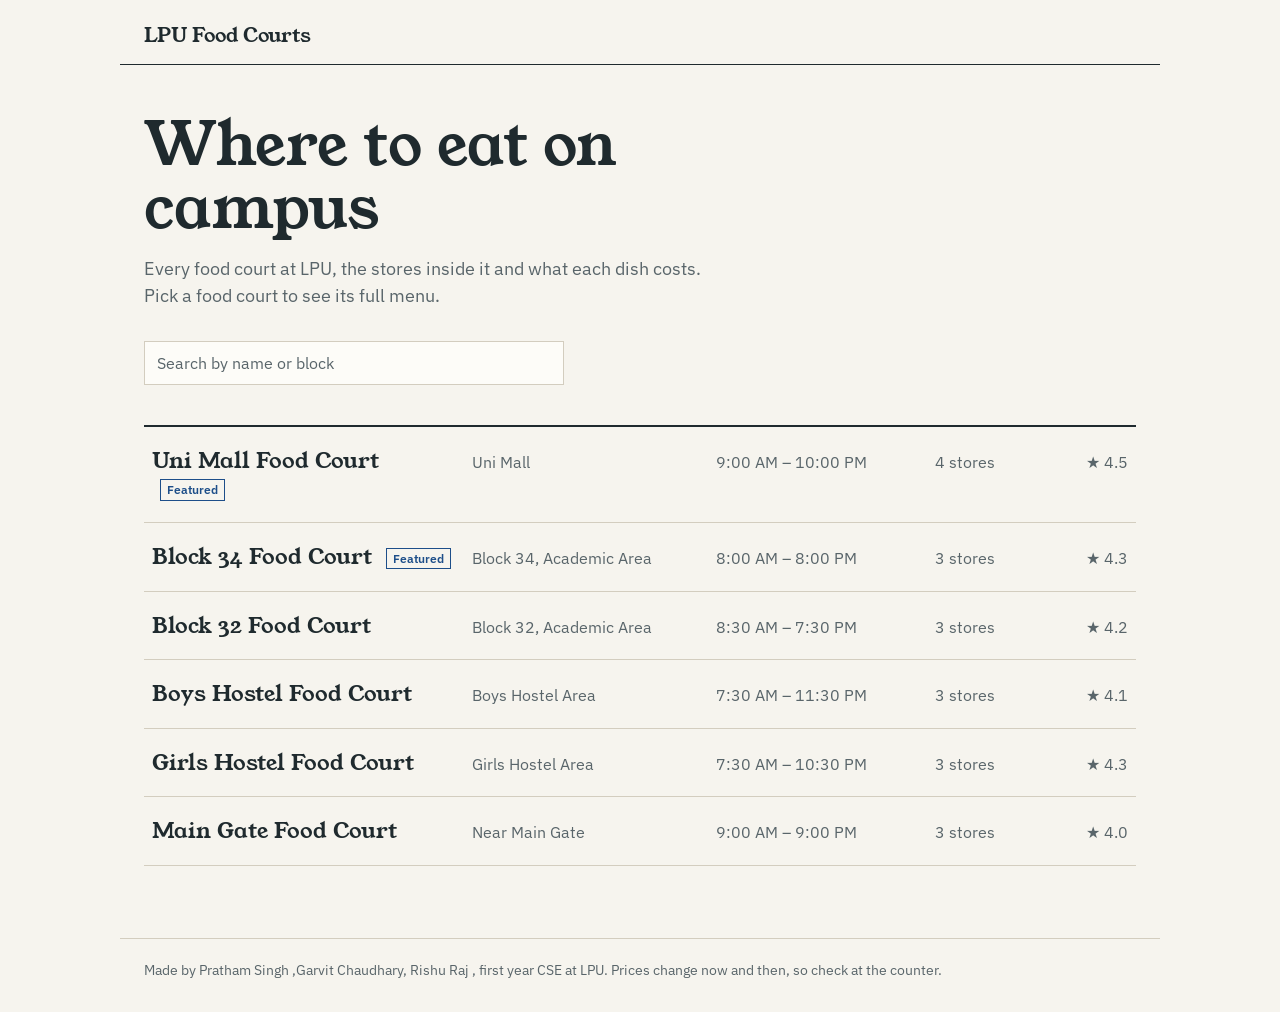
<file: index.html>
<!DOCTYPE html>
<html lang="en">
<head>
  <meta charset="UTF-8">
  <meta name="viewport" content="width=device-width, initial-scale=1.0">
  <title>LPU Food Courts</title>
  <link rel="preconnect" href="https://fonts.googleapis.com">
  <link rel="preconnect" href="https://fonts.gstatic.com" crossorigin>
  <link rel="stylesheet" href="https://fonts.googleapis.com/css2?family=IBM+Plex+Sans:wght@400;600&family=Young+Serif&display=swap">
  <link rel="stylesheet" href="css/style.css">
</head>
<body>

  <header class="top">
    <a href="index.html" class="site-name">LPU Food Courts</a>
  </header>

  <main>
    <h1>Where to eat on campus</h1>
    <p class="intro">
      Every food court at LPU, the stores inside it and what each dish costs.
      Pick a food court to see its full menu.
    </p>

    <input type="search" class="court-search" placeholder="Search by name or block" aria-label="Search food courts" oninput="search(this, '.courts li')">

    <!-- featured ones go on top -->
    <ul class="courts">
      <li>
        <a href="uni-mall.html">
          <span class="name">Uni Mall Food Court <span class="tag">Featured</span></span>
          <span>Uni Mall</span>
          <span>9:00 AM – 10:00 PM</span>
          <span>4 stores</span>
          <span class="rating">★ 4.5</span>
        </a>
      </li>
      <li>
        <a href="block-34.html">
          <span class="name">Block 34 Food Court <span class="tag">Featured</span></span>
          <span>Block 34, Academic Area</span>
          <span>8:00 AM – 8:00 PM</span>
          <span>3 stores</span>
          <span class="rating">★ 4.3</span>
        </a>
      </li>
      <li>
        <a href="block-32.html">
          <span class="name">Block 32 Food Court</span>
          <span>Block 32, Academic Area</span>
          <span>8:30 AM – 7:30 PM</span>
          <span>3 stores</span>
          <span class="rating">★ 4.2</span>
        </a>
      </li>
      <li>
        <a href="boys-hostel.html">
          <span class="name">Boys Hostel Food Court</span>
          <span>Boys Hostel Area</span>
          <span>7:30 AM – 11:30 PM</span>
          <span>3 stores</span>
          <span class="rating">★ 4.1</span>
        </a>
      </li>
      <li>
        <a href="girls-hostel.html">
          <span class="name">Girls Hostel Food Court</span>
          <span>Girls Hostel Area</span>
          <span>7:30 AM – 10:30 PM</span>
          <span>3 stores</span>
          <span class="rating">★ 4.3</span>
        </a>
      </li>
      <li>
        <a href="main-gate.html">
          <span class="name">Main Gate Food Court</span>
          <span>Near Main Gate</span>
          <span>9:00 AM – 9:00 PM</span>
          <span>3 stores</span>
          <span class="rating">★ 4.0</span>
        </a>
      </li>
    </ul>
    <p class="no-result">No food court by that name. Try a block number, like 34.</p>
  </main>

  <footer>
    Made by Pratham Singh ,Garvit Chaudhary, Rishu Raj , first year CSE at LPU. Prices change now and then, so check at the counter.
  </footer>

  <script src="js/script.js"></script>
</body>
</html>
</file>
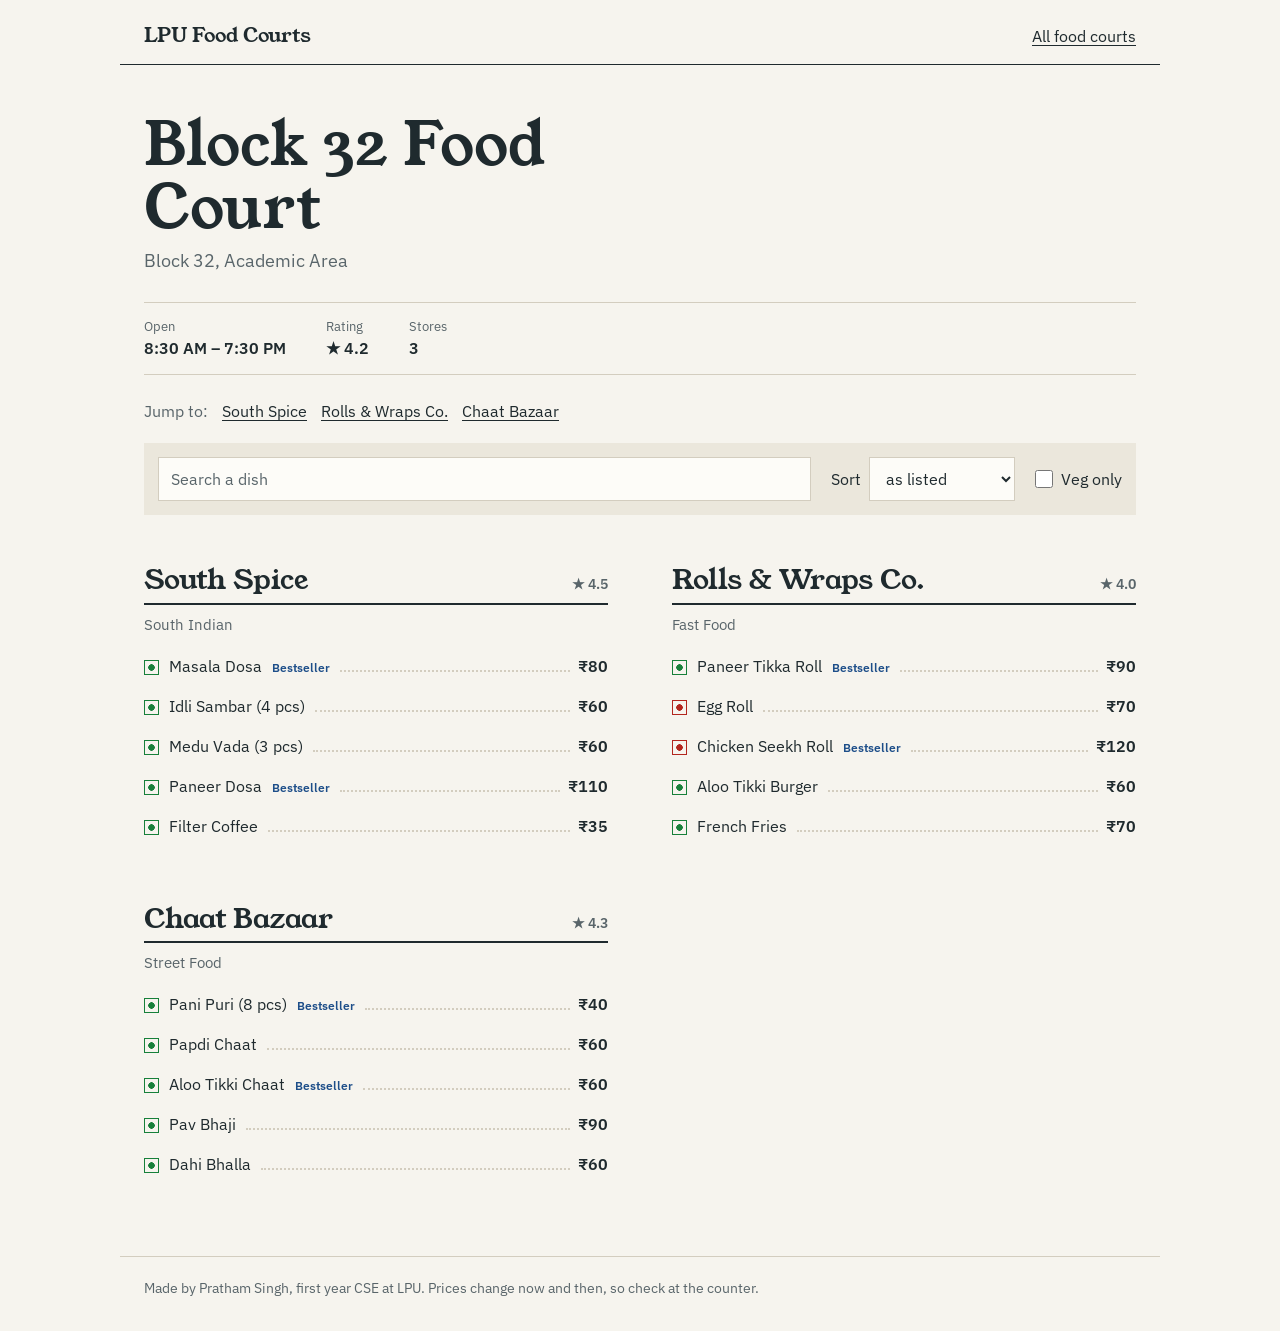
<file: block-32.html>
<!DOCTYPE html>
<html lang="en">
<head>
  <meta charset="UTF-8">
  <meta name="viewport" content="width=device-width, initial-scale=1.0">
  <title>Block 32 Food Court | LPU Food Courts</title>
  <!-- Contribution: Rishu Raj (@xocrisk) - Block 32 food court page. -->
<link rel="preconnect" href="https://fonts.googleapis.com">
  <link rel="preconnect" href="https://fonts.gstatic.com" crossorigin>
  <link rel="stylesheet" href="https://fonts.googleapis.com/css2?family=IBM+Plex+Sans:wght@400;600&family=Young+Serif&display=swap">
  <link rel="stylesheet" href="css/style.css">
</head>
<body>

  <header class="top">
    <a href="index.html" class="site-name">LPU Food Courts</a>
    <a href="index.html">All food courts</a>
  </header>

  <main>
    <h1>Block 32 Food Court</h1>
    <p class="where">Block 32, Academic Area</p>

    <dl class="facts">
      <div><dt>Open</dt><dd>8:30 AM – 7:30 PM</dd></div>
      <div><dt>Rating</dt><dd>★ 4.2</dd></div>
      <div><dt>Stores</dt><dd>3</dd></div>
    </dl>

    <p class="jump">Jump to:
      <a href="#south-spice">South Spice</a>
      <a href="#rolls-and-wraps-co">Rolls &amp; Wraps Co.</a>
      <a href="#chaat-bazaar">Chaat Bazaar</a>
    </p>

    <div class="tools">
      <input type="search" placeholder="Search a dish" aria-label="Search a dish" oninput="search(this, '.dish')">
      <label>Sort
        <select id="sort">
          <option value="none">as listed</option>
          <option value="low">cheapest first</option>
          <option value="high">costliest first</option>
        </select>
      </label>
      <label class="veg-only"><input type="checkbox" id="vegOnly"> Veg only</label>
    </div>

    <div class="menu">

      <section class="store" id="south-spice">
        <h2>South Spice <span class="rating">★ 4.5</span></h2>
        <p class="cuisine">South Indian</p>
        <ul>
          <li class="dish veg" style="--price: 80"><span>Masala Dosa <small>Bestseller</small></span> <b>₹80</b></li>
          <li class="dish veg" style="--price: 60"><span>Idli Sambar (4 pcs)</span> <b>₹60</b></li>
          <li class="dish veg" style="--price: 60"><span>Medu Vada (3 pcs)</span> <b>₹60</b></li>
          <li class="dish veg" style="--price: 110"><span>Paneer Dosa <small>Bestseller</small></span> <b>₹110</b></li>
          <li class="dish veg" style="--price: 35"><span>Filter Coffee</span> <b>₹35</b></li>
        </ul>
      </section>

      <section class="store" id="rolls-and-wraps-co">
        <h2>Rolls &amp; Wraps Co. <span class="rating">★ 4.0</span></h2>
        <p class="cuisine">Fast Food</p>
        <ul>
          <li class="dish veg" style="--price: 90"><span>Paneer Tikka Roll <small>Bestseller</small></span> <b>₹90</b></li>
          <li class="dish nonveg" style="--price: 70"><span>Egg Roll</span> <b>₹70</b></li>
          <li class="dish nonveg" style="--price: 120"><span>Chicken Seekh Roll <small>Bestseller</small></span> <b>₹120</b></li>
          <li class="dish veg" style="--price: 60"><span>Aloo Tikki Burger</span> <b>₹60</b></li>
          <li class="dish veg" style="--price: 70"><span>French Fries</span> <b>₹70</b></li>
        </ul>
      </section>

      <section class="store" id="chaat-bazaar">
        <h2>Chaat Bazaar <span class="rating">★ 4.3</span></h2>
        <p class="cuisine">Street Food</p>
        <ul>
          <li class="dish veg" style="--price: 40"><span>Pani Puri (8 pcs) <small>Bestseller</small></span> <b>₹40</b></li>
          <li class="dish veg" style="--price: 60"><span>Papdi Chaat</span> <b>₹60</b></li>
          <li class="dish veg" style="--price: 60"><span>Aloo Tikki Chaat <small>Bestseller</small></span> <b>₹60</b></li>
          <li class="dish veg" style="--price: 90"><span>Pav Bhaji</span> <b>₹90</b></li>
          <li class="dish veg" style="--price: 60"><span>Dahi Bhalla</span> <b>₹60</b></li>
        </ul>
      </section>
    </div>
    <p class="no-result">No dish matches that. Try another name, or untick "Veg only".</p>
  </main>

  <footer>
    Made by Pratham Singh, first year CSE at LPU. Prices change now and then, so check at the counter.
  </footer>

  <script src="js/script.js"></script>
</body>
</html>
</file>
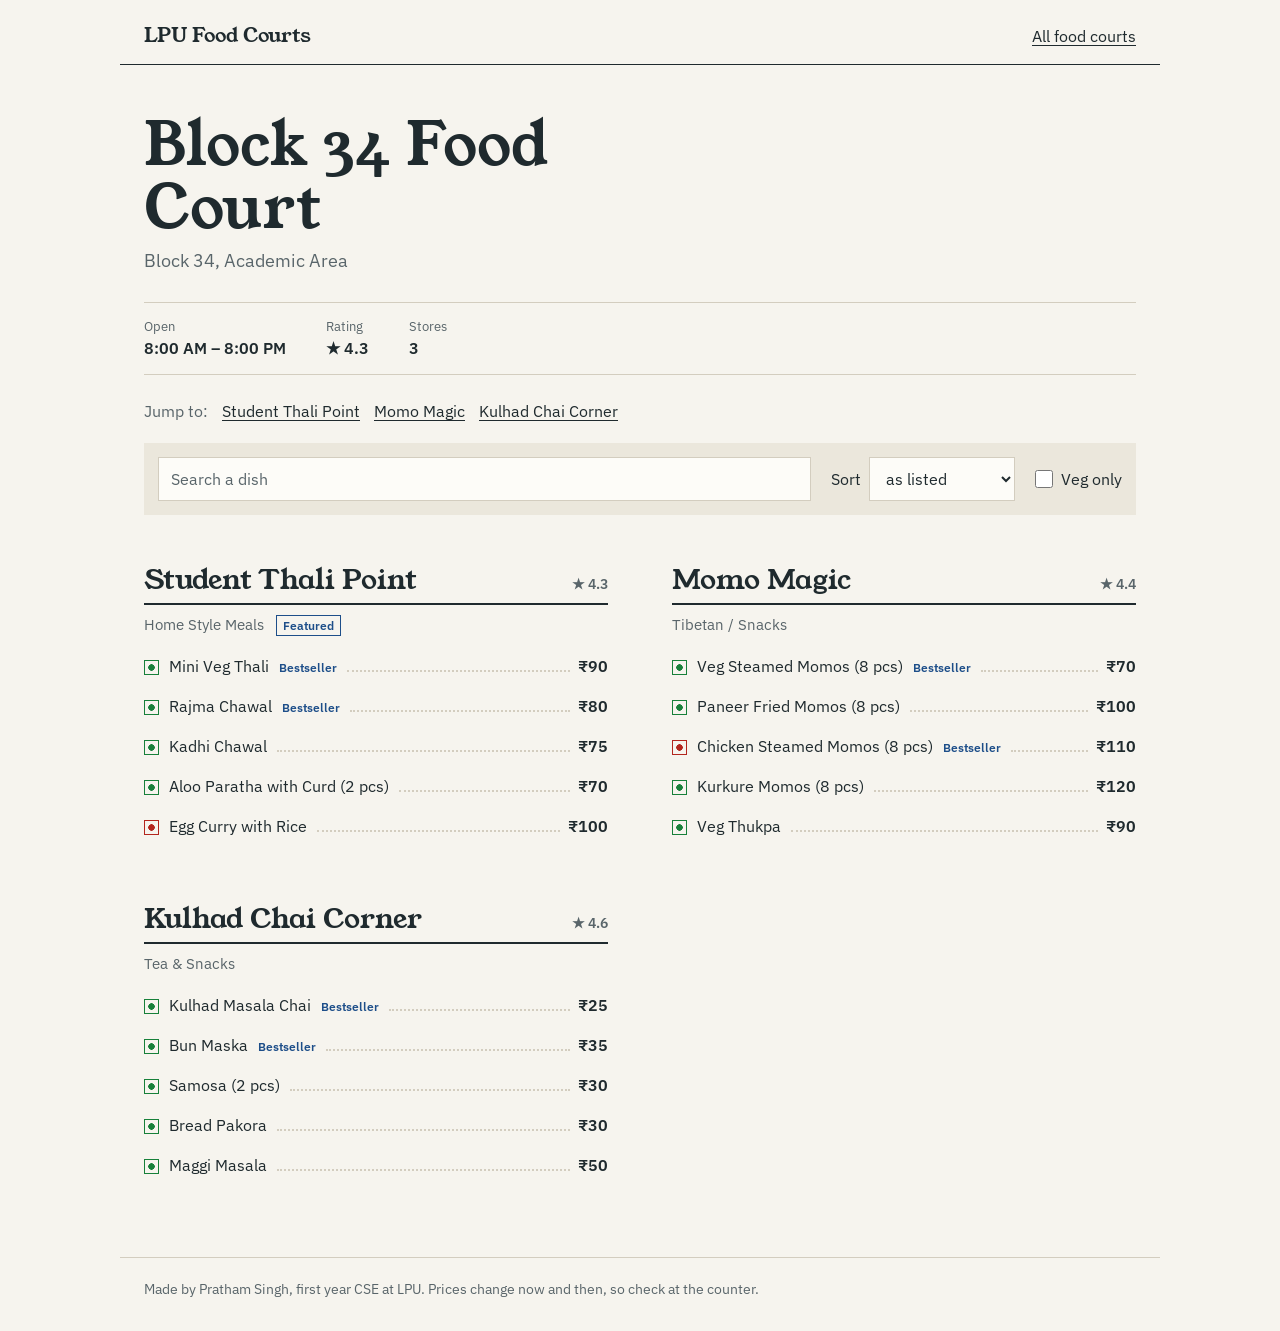
<file: block-34.html>
<!DOCTYPE html>
<html lang="en">
<head>
  <meta charset="UTF-8">
  <meta name="viewport" content="width=device-width, initial-scale=1.0">
  <title>Block 34 Food Court | LPU Food Courts</title>
  <!-- Contribution: Rishu Raj (@xocrisk) - Block 34 food court page. -->
<link rel="preconnect" href="https://fonts.googleapis.com">
  <link rel="preconnect" href="https://fonts.gstatic.com" crossorigin>
  <link rel="stylesheet" href="https://fonts.googleapis.com/css2?family=IBM+Plex+Sans:wght@400;600&family=Young+Serif&display=swap">
  <link rel="stylesheet" href="css/style.css">
</head>
<body>

  <header class="top">
    <a href="index.html" class="site-name">LPU Food Courts</a>
    <a href="index.html">All food courts</a>
  </header>

  <main>
    <h1>Block 34 Food Court</h1>
    <p class="where">Block 34, Academic Area</p>

    <dl class="facts">
      <div><dt>Open</dt><dd>8:00 AM – 8:00 PM</dd></div>
      <div><dt>Rating</dt><dd>★ 4.3</dd></div>
      <div><dt>Stores</dt><dd>3</dd></div>
    </dl>

    <p class="jump">Jump to:
      <a href="#student-thali-point">Student Thali Point</a>
      <a href="#momo-magic">Momo Magic</a>
      <a href="#kulhad-chai-corner">Kulhad Chai Corner</a>
    </p>

    <div class="tools">
      <input type="search" placeholder="Search a dish" aria-label="Search a dish" oninput="search(this, '.dish')">
      <label>Sort
        <select id="sort">
          <option value="none">as listed</option>
          <option value="low">cheapest first</option>
          <option value="high">costliest first</option>
        </select>
      </label>
      <label class="veg-only"><input type="checkbox" id="vegOnly"> Veg only</label>
    </div>

    <div class="menu">

      <section class="store" id="student-thali-point">
        <h2>Student Thali Point <span class="rating">★ 4.3</span></h2>
        <p class="cuisine">Home Style Meals <span class="tag">Featured</span></p>
        <ul>
          <li class="dish veg" style="--price: 90"><span>Mini Veg Thali <small>Bestseller</small></span> <b>₹90</b></li>
          <li class="dish veg" style="--price: 80"><span>Rajma Chawal <small>Bestseller</small></span> <b>₹80</b></li>
          <li class="dish veg" style="--price: 75"><span>Kadhi Chawal</span> <b>₹75</b></li>
          <li class="dish veg" style="--price: 70"><span>Aloo Paratha with Curd (2 pcs)</span> <b>₹70</b></li>
          <li class="dish nonveg" style="--price: 100"><span>Egg Curry with Rice</span> <b>₹100</b></li>
        </ul>
      </section>

      <section class="store" id="momo-magic">
        <h2>Momo Magic <span class="rating">★ 4.4</span></h2>
        <p class="cuisine">Tibetan / Snacks</p>
        <ul>
          <li class="dish veg" style="--price: 70"><span>Veg Steamed Momos (8 pcs) <small>Bestseller</small></span> <b>₹70</b></li>
          <li class="dish veg" style="--price: 100"><span>Paneer Fried Momos (8 pcs)</span> <b>₹100</b></li>
          <li class="dish nonveg" style="--price: 110"><span>Chicken Steamed Momos (8 pcs) <small>Bestseller</small></span> <b>₹110</b></li>
          <li class="dish veg" style="--price: 120"><span>Kurkure Momos (8 pcs)</span> <b>₹120</b></li>
          <li class="dish veg" style="--price: 90"><span>Veg Thukpa</span> <b>₹90</b></li>
        </ul>
      </section>

      <section class="store" id="kulhad-chai-corner">
        <h2>Kulhad Chai Corner <span class="rating">★ 4.6</span></h2>
        <p class="cuisine">Tea &amp; Snacks</p>
        <ul>
          <li class="dish veg" style="--price: 25"><span>Kulhad Masala Chai <small>Bestseller</small></span> <b>₹25</b></li>
          <li class="dish veg" style="--price: 35"><span>Bun Maska <small>Bestseller</small></span> <b>₹35</b></li>
          <li class="dish veg" style="--price: 30"><span>Samosa (2 pcs)</span> <b>₹30</b></li>
          <li class="dish veg" style="--price: 30"><span>Bread Pakora</span> <b>₹30</b></li>
          <li class="dish veg" style="--price: 50"><span>Maggi Masala</span> <b>₹50</b></li>
        </ul>
      </section>
    </div>
    <p class="no-result">No dish matches that. Try another name, or untick "Veg only".</p>
  </main>

  <footer>
    Made by Pratham Singh, first year CSE at LPU. Prices change now and then, so check at the counter.
  </footer>

  <script src="js/script.js"></script>
</body>
</html>
</file>
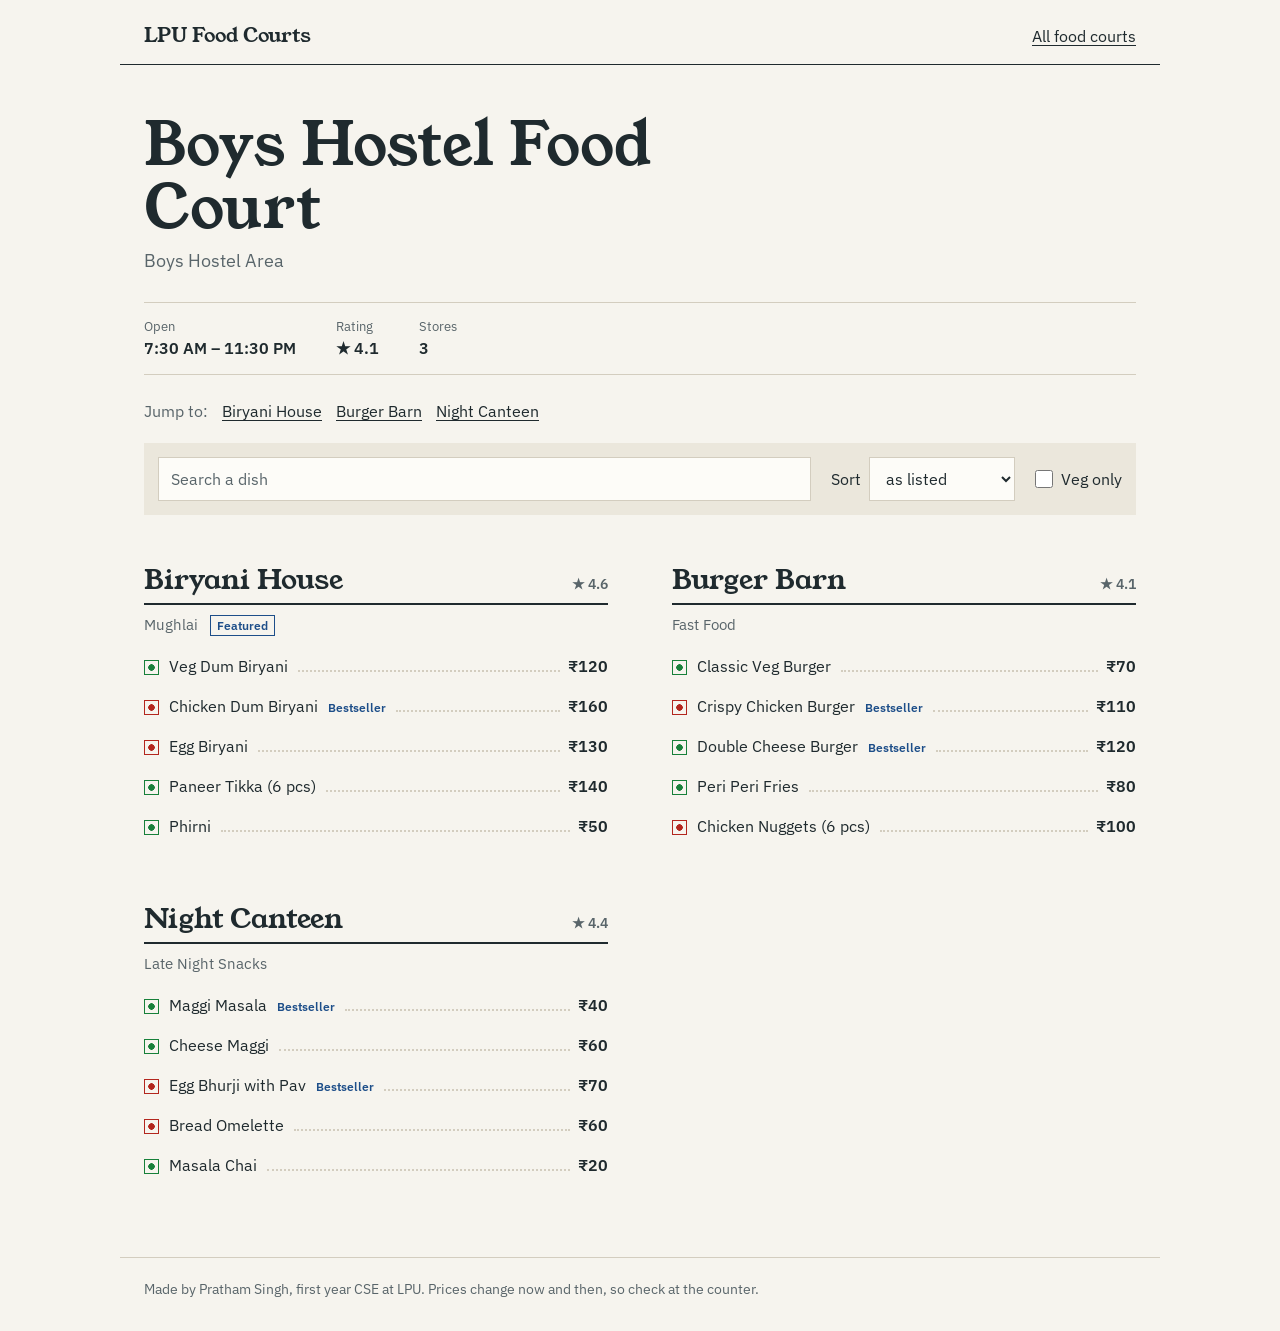
<file: boys-hostel.html>
<!DOCTYPE html>
<html lang="en">
<head>
  <meta charset="UTF-8">
  <meta name="viewport" content="width=device-width, initial-scale=1.0">
  <title>Boys Hostel Food Court | LPU Food Courts</title>
  <link rel="preconnect" href="https://fonts.googleapis.com">
  <link rel="preconnect" href="https://fonts.gstatic.com" crossorigin>
  <link rel="stylesheet" href="https://fonts.googleapis.com/css2?family=IBM+Plex+Sans:wght@400;600&family=Young+Serif&display=swap">
  <link rel="stylesheet" href="css/style.css">
</head>
<body>

  <header class="top">
    <a href="index.html" class="site-name">LPU Food Courts</a>
    <a href="index.html">All food courts</a>
  </header>

  <main>
    <h1>Boys Hostel Food Court</h1>
    <p class="where">Boys Hostel Area</p>

    <dl class="facts">
      <div><dt>Open</dt><dd>7:30 AM – 11:30 PM</dd></div>
      <div><dt>Rating</dt><dd>★ 4.1</dd></div>
      <div><dt>Stores</dt><dd>3</dd></div>
    </dl>

    <p class="jump">Jump to:
      <a href="#biryani-house">Biryani House</a>
      <a href="#burger-barn">Burger Barn</a>
      <a href="#night-canteen">Night Canteen</a>
    </p>

    <div class="tools">
      <input type="search" placeholder="Search a dish" aria-label="Search a dish" oninput="search(this, '.dish')">
      <label>Sort
        <select id="sort">
          <option value="none">as listed</option>
          <option value="low">cheapest first</option>
          <option value="high">costliest first</option>
        </select>
      </label>
      <label class="veg-only"><input type="checkbox" id="vegOnly"> Veg only</label>
    </div>

    <div class="menu">

      <section class="store" id="biryani-house">
        <h2>Biryani House <span class="rating">★ 4.6</span></h2>
        <p class="cuisine">Mughlai <span class="tag">Featured</span></p>
        <ul>
          <li class="dish veg" style="--price: 120"><span>Veg Dum Biryani</span> <b>₹120</b></li>
          <li class="dish nonveg" style="--price: 160"><span>Chicken Dum Biryani <small>Bestseller</small></span> <b>₹160</b></li>
          <li class="dish nonveg" style="--price: 130"><span>Egg Biryani</span> <b>₹130</b></li>
          <li class="dish veg" style="--price: 140"><span>Paneer Tikka (6 pcs)</span> <b>₹140</b></li>
          <li class="dish veg" style="--price: 50"><span>Phirni</span> <b>₹50</b></li>
        </ul>
      </section>

      <section class="store" id="burger-barn">
        <h2>Burger Barn <span class="rating">★ 4.1</span></h2>
        <p class="cuisine">Fast Food</p>
        <ul>
          <li class="dish veg" style="--price: 70"><span>Classic Veg Burger</span> <b>₹70</b></li>
          <li class="dish nonveg" style="--price: 110"><span>Crispy Chicken Burger <small>Bestseller</small></span> <b>₹110</b></li>
          <li class="dish veg" style="--price: 120"><span>Double Cheese Burger <small>Bestseller</small></span> <b>₹120</b></li>
          <li class="dish veg" style="--price: 80"><span>Peri Peri Fries</span> <b>₹80</b></li>
          <li class="dish nonveg" style="--price: 100"><span>Chicken Nuggets (6 pcs)</span> <b>₹100</b></li>
        </ul>
      </section>

      <section class="store" id="night-canteen">
        <h2>Night Canteen <span class="rating">★ 4.4</span></h2>
        <p class="cuisine">Late Night Snacks</p>
        <ul>
          <li class="dish veg" style="--price: 40"><span>Maggi Masala <small>Bestseller</small></span> <b>₹40</b></li>
          <li class="dish veg" style="--price: 60"><span>Cheese Maggi</span> <b>₹60</b></li>
          <li class="dish nonveg" style="--price: 70"><span>Egg Bhurji with Pav <small>Bestseller</small></span> <b>₹70</b></li>
          <li class="dish nonveg" style="--price: 60"><span>Bread Omelette</span> <b>₹60</b></li>
          <li class="dish veg" style="--price: 20"><span>Masala Chai</span> <b>₹20</b></li>
        </ul>
      </section>
    </div>
    <p class="no-result">No dish matches that. Try another name, or untick "Veg only".</p>
  </main>

  <footer>
    Made by Pratham Singh, first year CSE at LPU. Prices change now and then, so check at the counter.
  </footer>

  <script src="js/script.js"></script>
</body>
</html>
</file>
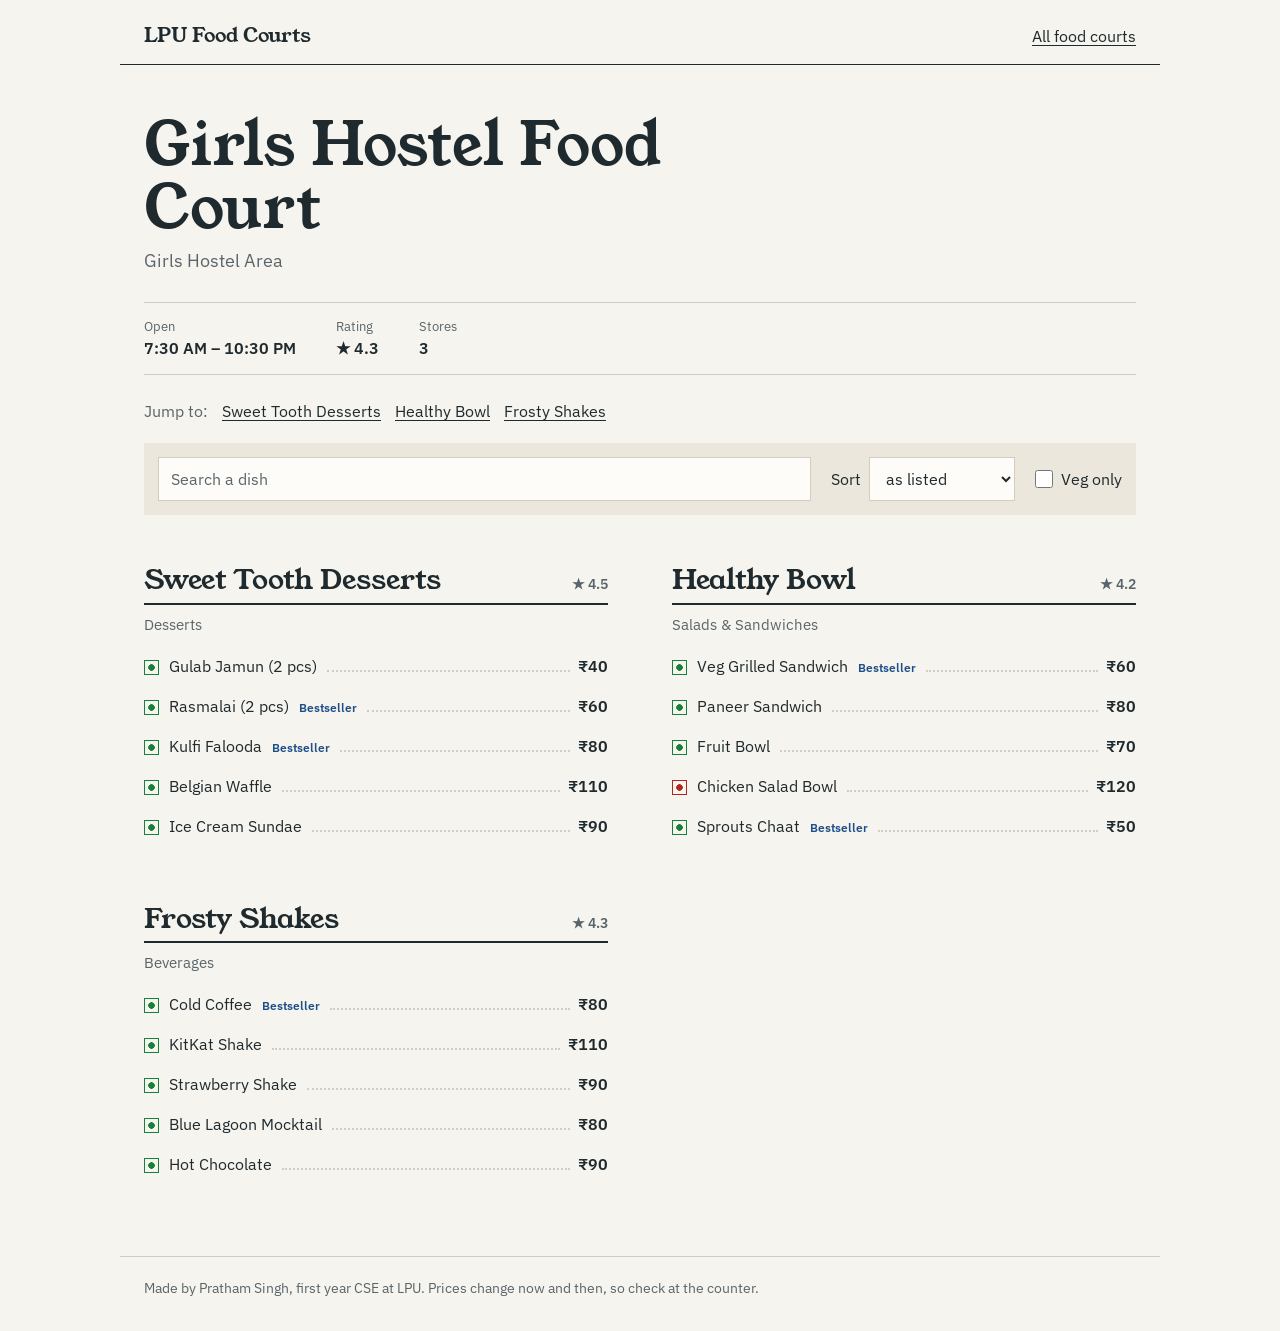
<file: girls-hostel.html>
<!DOCTYPE html>
<html lang="en">
<head>
  <meta charset="UTF-8">
  <meta name="viewport" content="width=device-width, initial-scale=1.0">
  <title>Girls Hostel Food Court | LPU Food Courts</title>
  <link rel="preconnect" href="https://fonts.googleapis.com">
  <link rel="preconnect" href="https://fonts.gstatic.com" crossorigin>
  <link rel="stylesheet" href="https://fonts.googleapis.com/css2?family=IBM+Plex+Sans:wght@400;600&family=Young+Serif&display=swap">
  <link rel="stylesheet" href="css/style.css">
</head>
<body>

  <header class="top">
    <a href="index.html" class="site-name">LPU Food Courts</a>
    <a href="index.html">All food courts</a>
  </header>

  <main>
    <h1>Girls Hostel Food Court</h1>
    <p class="where">Girls Hostel Area</p>

    <dl class="facts">
      <div><dt>Open</dt><dd>7:30 AM – 10:30 PM</dd></div>
      <div><dt>Rating</dt><dd>★ 4.3</dd></div>
      <div><dt>Stores</dt><dd>3</dd></div>
    </dl>

    <p class="jump">Jump to:
      <a href="#sweet-tooth-desserts">Sweet Tooth Desserts</a>
      <a href="#healthy-bowl">Healthy Bowl</a>
      <a href="#frosty-shakes">Frosty Shakes</a>
    </p>

    <div class="tools">
      <input type="search" placeholder="Search a dish" aria-label="Search a dish" oninput="search(this, '.dish')">
      <label>Sort
        <select id="sort">
          <option value="none">as listed</option>
          <option value="low">cheapest first</option>
          <option value="high">costliest first</option>
        </select>
      </label>
      <label class="veg-only"><input type="checkbox" id="vegOnly"> Veg only</label>
    </div>

    <div class="menu">

      <section class="store" id="sweet-tooth-desserts">
        <h2>Sweet Tooth Desserts <span class="rating">★ 4.5</span></h2>
        <p class="cuisine">Desserts</p>
        <ul>
          <li class="dish veg" style="--price: 40"><span>Gulab Jamun (2 pcs)</span> <b>₹40</b></li>
          <li class="dish veg" style="--price: 60"><span>Rasmalai (2 pcs) <small>Bestseller</small></span> <b>₹60</b></li>
          <li class="dish veg" style="--price: 80"><span>Kulfi Falooda <small>Bestseller</small></span> <b>₹80</b></li>
          <li class="dish veg" style="--price: 110"><span>Belgian Waffle</span> <b>₹110</b></li>
          <li class="dish veg" style="--price: 90"><span>Ice Cream Sundae</span> <b>₹90</b></li>
        </ul>
      </section>

      <section class="store" id="healthy-bowl">
        <h2>Healthy Bowl <span class="rating">★ 4.2</span></h2>
        <p class="cuisine">Salads &amp; Sandwiches</p>
        <ul>
          <li class="dish veg" style="--price: 60"><span>Veg Grilled Sandwich <small>Bestseller</small></span> <b>₹60</b></li>
          <li class="dish veg" style="--price: 80"><span>Paneer Sandwich</span> <b>₹80</b></li>
          <li class="dish veg" style="--price: 70"><span>Fruit Bowl</span> <b>₹70</b></li>
          <li class="dish nonveg" style="--price: 120"><span>Chicken Salad Bowl</span> <b>₹120</b></li>
          <li class="dish veg" style="--price: 50"><span>Sprouts Chaat <small>Bestseller</small></span> <b>₹50</b></li>
        </ul>
      </section>

      <section class="store" id="frosty-shakes">
        <h2>Frosty Shakes <span class="rating">★ 4.3</span></h2>
        <p class="cuisine">Beverages</p>
        <ul>
          <li class="dish veg" style="--price: 80"><span>Cold Coffee <small>Bestseller</small></span> <b>₹80</b></li>
          <li class="dish veg" style="--price: 110"><span>KitKat Shake</span> <b>₹110</b></li>
          <li class="dish veg" style="--price: 90"><span>Strawberry Shake</span> <b>₹90</b></li>
          <li class="dish veg" style="--price: 80"><span>Blue Lagoon Mocktail</span> <b>₹80</b></li>
          <li class="dish veg" style="--price: 90"><span>Hot Chocolate</span> <b>₹90</b></li>
        </ul>
      </section>
    </div>
    <p class="no-result">No dish matches that. Try another name, or untick "Veg only".</p>
  </main>

  <footer>
    Made by Pratham Singh, first year CSE at LPU. Prices change now and then, so check at the counter.
  </footer>

  <script src="js/script.js"></script>
</body>
</html>
</file>
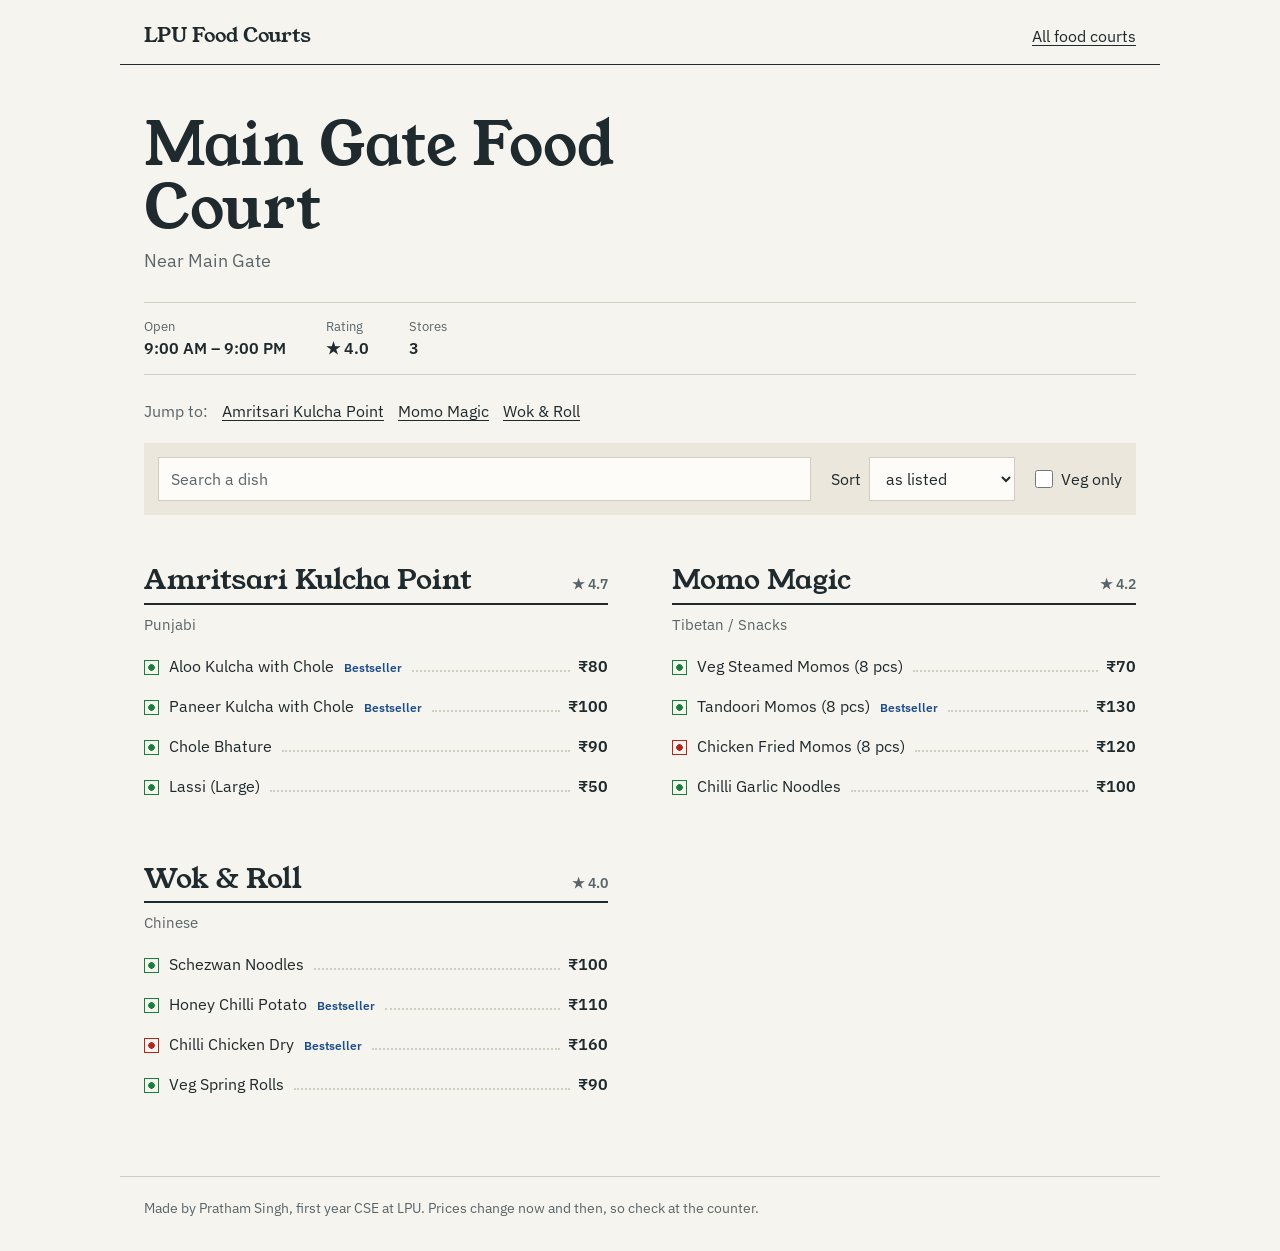
<file: main-gate.html>
<!DOCTYPE html>
<html lang="en">
<head>
  <meta charset="UTF-8">
  <meta name="viewport" content="width=device-width, initial-scale=1.0">
  <title>Main Gate Food Court | LPU Food Courts</title>
  <link rel="preconnect" href="https://fonts.googleapis.com">
  <link rel="preconnect" href="https://fonts.gstatic.com" crossorigin>
  <link rel="stylesheet" href="https://fonts.googleapis.com/css2?family=IBM+Plex+Sans:wght@400;600&family=Young+Serif&display=swap">
  <link rel="stylesheet" href="css/style.css">
</head>
<body>

  <header class="top">
    <a href="index.html" class="site-name">LPU Food Courts</a>
    <a href="index.html">All food courts</a>
  </header>

  <main>
    <h1>Main Gate Food Court</h1>
    <p class="where">Near Main Gate</p>

    <dl class="facts">
      <div><dt>Open</dt><dd>9:00 AM – 9:00 PM</dd></div>
      <div><dt>Rating</dt><dd>★ 4.0</dd></div>
      <div><dt>Stores</dt><dd>3</dd></div>
    </dl>

    <p class="jump">Jump to:
      <a href="#amritsari-kulcha-point">Amritsari Kulcha Point</a>
      <a href="#momo-magic">Momo Magic</a>
      <a href="#wok-and-roll">Wok &amp; Roll</a>
    </p>

    <div class="tools">
      <input type="search" placeholder="Search a dish" aria-label="Search a dish" oninput="search(this, '.dish')">
      <label>Sort
        <select id="sort">
          <option value="none">as listed</option>
          <option value="low">cheapest first</option>
          <option value="high">costliest first</option>
        </select>
      </label>
      <label class="veg-only"><input type="checkbox" id="vegOnly"> Veg only</label>
    </div>

    <div class="menu">

      <section class="store" id="amritsari-kulcha-point">
        <h2>Amritsari Kulcha Point <span class="rating">★ 4.7</span></h2>
        <p class="cuisine">Punjabi</p>
        <ul>
          <li class="dish veg" style="--price: 80"><span>Aloo Kulcha with Chole <small>Bestseller</small></span> <b>₹80</b></li>
          <li class="dish veg" style="--price: 100"><span>Paneer Kulcha with Chole <small>Bestseller</small></span> <b>₹100</b></li>
          <li class="dish veg" style="--price: 90"><span>Chole Bhature</span> <b>₹90</b></li>
          <li class="dish veg" style="--price: 50"><span>Lassi (Large)</span> <b>₹50</b></li>
        </ul>
      </section>

      <section class="store" id="momo-magic">
        <h2>Momo Magic <span class="rating">★ 4.2</span></h2>
        <p class="cuisine">Tibetan / Snacks</p>
        <ul>
          <li class="dish veg" style="--price: 70"><span>Veg Steamed Momos (8 pcs)</span> <b>₹70</b></li>
          <li class="dish veg" style="--price: 130"><span>Tandoori Momos (8 pcs) <small>Bestseller</small></span> <b>₹130</b></li>
          <li class="dish nonveg" style="--price: 120"><span>Chicken Fried Momos (8 pcs)</span> <b>₹120</b></li>
          <li class="dish veg" style="--price: 100"><span>Chilli Garlic Noodles</span> <b>₹100</b></li>
        </ul>
      </section>

      <section class="store" id="wok-and-roll">
        <h2>Wok &amp; Roll <span class="rating">★ 4.0</span></h2>
        <p class="cuisine">Chinese</p>
        <ul>
          <li class="dish veg" style="--price: 100"><span>Schezwan Noodles</span> <b>₹100</b></li>
          <li class="dish veg" style="--price: 110"><span>Honey Chilli Potato <small>Bestseller</small></span> <b>₹110</b></li>
          <li class="dish nonveg" style="--price: 160"><span>Chilli Chicken Dry <small>Bestseller</small></span> <b>₹160</b></li>
          <li class="dish veg" style="--price: 90"><span>Veg Spring Rolls</span> <b>₹90</b></li>
        </ul>
      </section>
    </div>
    <p class="no-result">No dish matches that. Try another name, or untick "Veg only".</p>
  </main>

  <footer>
    Made by Pratham Singh, first year CSE at LPU. Prices change now and then, so check at the counter.
  </footer>

  <script src="js/script.js"></script>
</body>
</html>
</file>
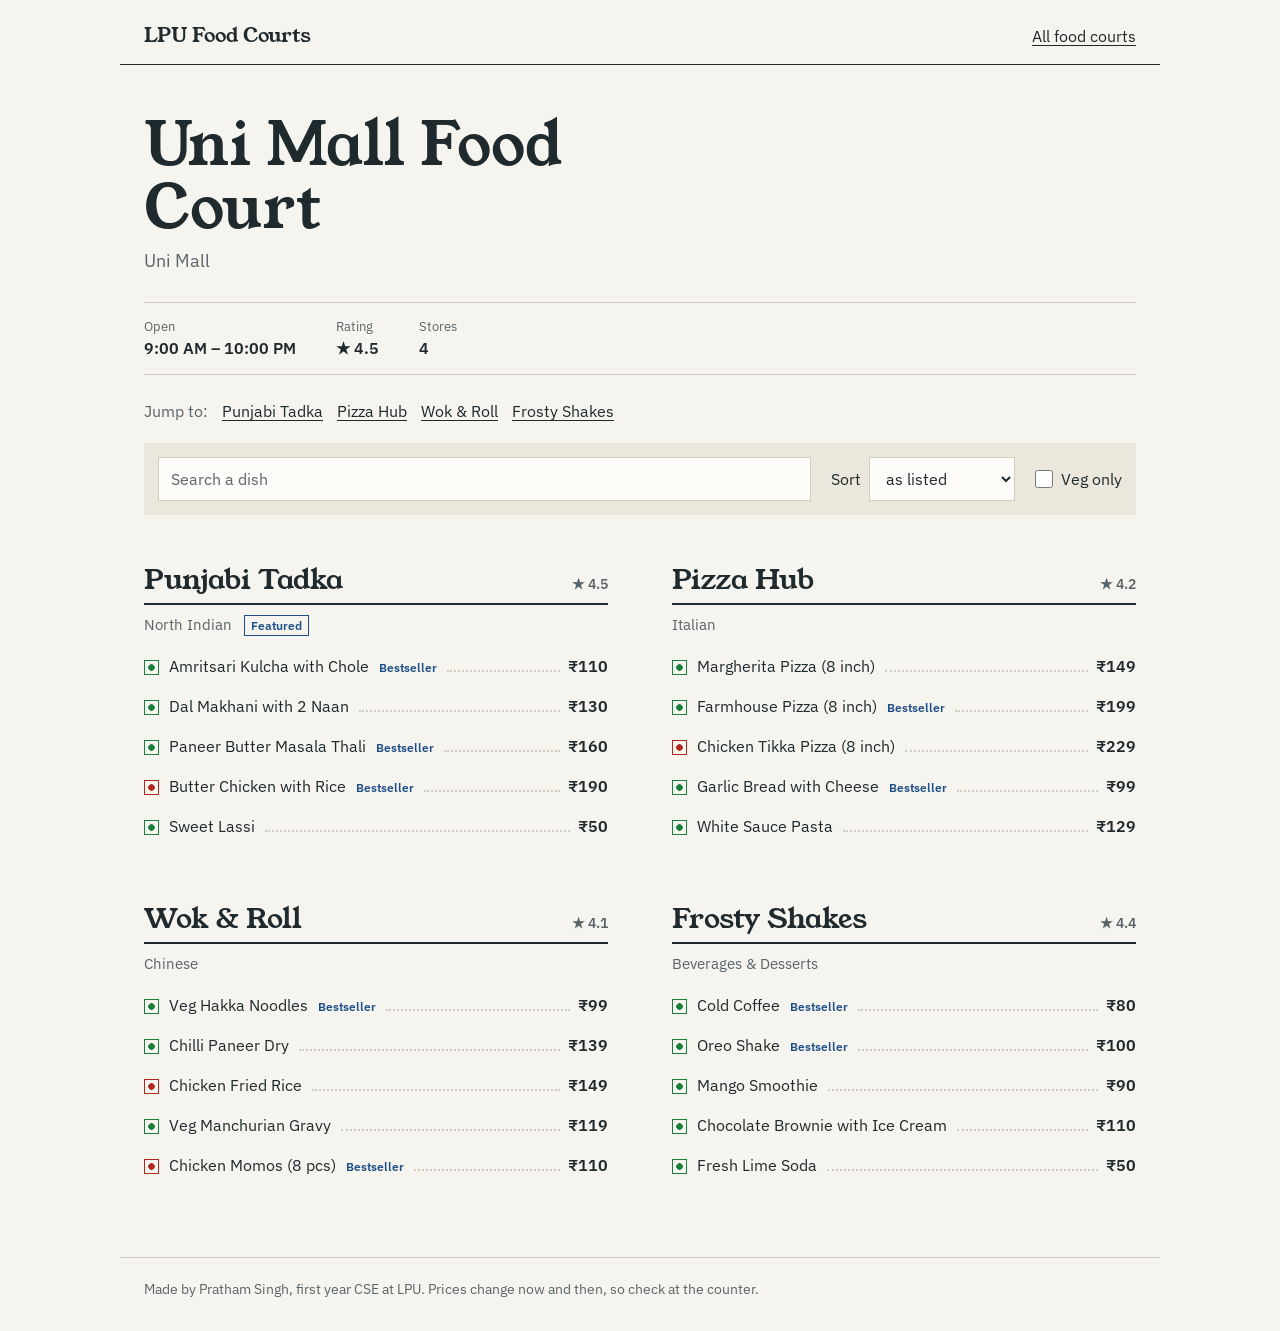
<file: uni-mall.html>
<!DOCTYPE html>
<html lang="en">
<head>
  <meta charset="UTF-8">
  <meta name="viewport" content="width=device-width, initial-scale=1.0">
  <title>Uni Mall Food Court | LPU Food Courts</title>
  <link rel="preconnect" href="https://fonts.googleapis.com">
  <link rel="preconnect" href="https://fonts.gstatic.com" crossorigin>
  <link rel="stylesheet" href="https://fonts.googleapis.com/css2?family=IBM+Plex+Sans:wght@400;600&family=Young+Serif&display=swap">
  <link rel="stylesheet" href="css/style.css">
</head>
<body>

  <header class="top">
    <a href="index.html" class="site-name">LPU Food Courts</a>
    <a href="index.html">All food courts</a>
  </header>

  <main>
    <h1>Uni Mall Food Court</h1>
    <p class="where">Uni Mall</p>

    <dl class="facts">
      <div><dt>Open</dt><dd>9:00 AM – 10:00 PM</dd></div>
      <div><dt>Rating</dt><dd>★ 4.5</dd></div>
      <div><dt>Stores</dt><dd>4</dd></div>
    </dl>

    <p class="jump">Jump to:
      <a href="#punjabi-tadka">Punjabi Tadka</a>
      <a href="#pizza-hub">Pizza Hub</a>
      <a href="#wok-and-roll">Wok &amp; Roll</a>
      <a href="#frosty-shakes">Frosty Shakes</a>
    </p>

    <div class="tools">
      <input type="search" placeholder="Search a dish" aria-label="Search a dish" oninput="search(this, '.dish')">
      <label>Sort
        <select id="sort">
          <option value="none">as listed</option>
          <option value="low">cheapest first</option>
          <option value="high">costliest first</option>
        </select>
      </label>
      <label class="veg-only"><input type="checkbox" id="vegOnly"> Veg only</label>
    </div>

    <div class="menu">

      <section class="store" id="punjabi-tadka">
        <h2>Punjabi Tadka <span class="rating">★ 4.5</span></h2>
        <p class="cuisine">North Indian <span class="tag">Featured</span></p>
        <ul>
          <li class="dish veg" style="--price: 110"><span>Amritsari Kulcha with Chole <small>Bestseller</small></span> <b>₹110</b></li>
          <li class="dish veg" style="--price: 130"><span>Dal Makhani with 2 Naan</span> <b>₹130</b></li>
          <li class="dish veg" style="--price: 160"><span>Paneer Butter Masala Thali <small>Bestseller</small></span> <b>₹160</b></li>
          <li class="dish nonveg" style="--price: 190"><span>Butter Chicken with Rice <small>Bestseller</small></span> <b>₹190</b></li>
          <li class="dish veg" style="--price: 50"><span>Sweet Lassi</span> <b>₹50</b></li>
        </ul>
      </section>

      <section class="store" id="pizza-hub">
        <h2>Pizza Hub <span class="rating">★ 4.2</span></h2>
        <p class="cuisine">Italian</p>
        <ul>
          <li class="dish veg" style="--price: 149"><span>Margherita Pizza (8 inch)</span> <b>₹149</b></li>
          <li class="dish veg" style="--price: 199"><span>Farmhouse Pizza (8 inch) <small>Bestseller</small></span> <b>₹199</b></li>
          <li class="dish nonveg" style="--price: 229"><span>Chicken Tikka Pizza (8 inch)</span> <b>₹229</b></li>
          <li class="dish veg" style="--price: 99"><span>Garlic Bread with Cheese <small>Bestseller</small></span> <b>₹99</b></li>
          <li class="dish veg" style="--price: 129"><span>White Sauce Pasta</span> <b>₹129</b></li>
        </ul>
      </section>

      <section class="store" id="wok-and-roll">
        <h2>Wok &amp; Roll <span class="rating">★ 4.1</span></h2>
        <p class="cuisine">Chinese</p>
        <ul>
          <li class="dish veg" style="--price: 99"><span>Veg Hakka Noodles <small>Bestseller</small></span> <b>₹99</b></li>
          <li class="dish veg" style="--price: 139"><span>Chilli Paneer Dry</span> <b>₹139</b></li>
          <li class="dish nonveg" style="--price: 149"><span>Chicken Fried Rice</span> <b>₹149</b></li>
          <li class="dish veg" style="--price: 119"><span>Veg Manchurian Gravy</span> <b>₹119</b></li>
          <li class="dish nonveg" style="--price: 110"><span>Chicken Momos (8 pcs) <small>Bestseller</small></span> <b>₹110</b></li>
        </ul>
      </section>

      <section class="store" id="frosty-shakes">
        <h2>Frosty Shakes <span class="rating">★ 4.4</span></h2>
        <p class="cuisine">Beverages &amp; Desserts</p>
        <ul>
          <li class="dish veg" style="--price: 80"><span>Cold Coffee <small>Bestseller</small></span> <b>₹80</b></li>
          <li class="dish veg" style="--price: 100"><span>Oreo Shake <small>Bestseller</small></span> <b>₹100</b></li>
          <li class="dish veg" style="--price: 90"><span>Mango Smoothie</span> <b>₹90</b></li>
          <li class="dish veg" style="--price: 110"><span>Chocolate Brownie with Ice Cream</span> <b>₹110</b></li>
          <li class="dish veg" style="--price: 50"><span>Fresh Lime Soda</span> <b>₹50</b></li>
        </ul>
      </section>
    </div>
    <p class="no-result">No dish matches that. Try another name, or untick "Veg only".</p>
  </main>

  <footer>
    Made by Pratham Singh, first year CSE at LPU. Prices change now and then, so check at the counter.
  </footer>

  <script src="js/script.js"></script>
</body>
</html>
</file>
<file: css/style.css>
/* Contribution: Rishu Raj (@xocrisk) - CSS styling, layout, veg filter and price sorting. */
/* LPU Food Courts - one stylesheet for all the pages.
   The look is meant to feel like a printed menu card:
   off-white paper, dark ink, one blue for small highlights. */

:root {
  --paper: #f6f4ee;
  --paper-dark: #ebe7dc;
  --field: #fdfcf8;
  --ink: #1f2a2e;
  --muted: #59656a;
  --line: #d3cdbf;
  --blue: #1d4e89;
  --veg: #17803a;
  --nonveg: #b3261e;

  --serif: "Young Serif", Georgia, serif;
  --sans: "IBM Plex Sans", "Segoe UI", Arial, sans-serif;
}

* { box-sizing: border-box; }

html, body { overflow-x: clip; }

@media (prefers-reduced-motion: no-preference) {
  html { scroll-behavior: smooth; }
}

body {
  margin: 0;
  background: var(--paper);
  color: var(--ink);
  font: 16px/1.5 var(--sans);
}

[hidden] { display: none !important; }

a { color: inherit; text-underline-offset: 3px; }
a:hover { color: var(--blue); }

:focus-visible {
  outline: 2px solid var(--blue);
  outline-offset: 2px;
}

h1, h2 {
  margin: 0;
  font-family: var(--serif);
  font-weight: 400;
}

h1 {
  font-size: clamp(2.25rem, 6vw, 3.75rem);
  line-height: 1.05;
  max-width: 16ch;
  overflow-wrap: anywhere;
}


/* top bar and footer */

.top,
main,
footer {
  max-width: 1040px;
  margin: 0 auto;
  padding-left: 24px;
  padding-right: 24px;
}

.top {
  display: flex;
  justify-content: space-between;
  align-items: baseline;
  gap: 16px;
  padding-top: 20px;
  padding-bottom: 14px;
  border-bottom: 1px solid var(--ink);
  white-space: nowrap;
}

.site-name {
  font-family: var(--serif);
  font-size: 1.25rem;
  text-decoration: none;
}

main {
  padding-top: 48px;
  padding-bottom: 72px;
}

footer {
  padding-top: 20px;
  padding-bottom: 32px;
  border-top: 1px solid var(--line);
  color: var(--muted);
  font-size: 0.9rem;
}


/* small things used on both pages */

.tag {
  display: inline-block;
  margin-left: 8px;
  padding: 0 6px;
  border: 1px solid currentColor;
  color: var(--blue);
  font: 600 0.75rem/1.6 var(--sans);
  vertical-align: middle;
}

input[type="search"],
select {
  height: 44px;
  padding: 0 12px;
  border: 1px solid var(--line);
  border-radius: 0;
  background: var(--field);
  color: var(--ink);
  font: inherit;
}

input[type="search"]:hover,
select:hover { border-color: var(--muted); }

input[type="search"]:focus { border-color: var(--blue); }

::placeholder { color: var(--muted); }

.no-result {
  display: none;
  padding: 32px 0;
  color: var(--muted);
}


/* home page */

.intro {
  max-width: 52ch;
  margin: 16px 0 32px;
  color: var(--muted);
  font-size: 1.125rem;
}

.court-search {
  width: 100%;
  max-width: 420px;
}

.courts {
  list-style: none;
  margin: 40px 0 0;
  padding: 0;
  border-top: 2px solid var(--ink);
}

.courts li { border-bottom: 1px solid var(--line); }

.courts a {
  display: grid;
  grid-template-columns: 2.4fr 1.8fr 1.6fr 0.8fr 0.6fr;
  align-items: baseline;
  gap: 16px;
  padding: 20px 8px;
  color: var(--muted);
  text-decoration: none;
}

.courts a:hover { background: var(--paper-dark); }

.courts .name {
  color: var(--ink);
  font-family: var(--serif);
  font-size: 1.375rem;
  line-height: 1.25;
}

.courts a:hover .name { color: var(--blue); }

.courts .rating { text-align: right; }

/* the search on the home page found nothing */
.courts:not(:has(li:not([hidden]))) + .no-result { display: block; }


/* food court page */

.where {
  margin: 8px 0 0;
  color: var(--muted);
  font-size: 1.125rem;
}

.facts {
  display: flex;
  flex-wrap: wrap;
  gap: 12px 40px;
  margin: 28px 0 24px;
  padding: 14px 0;
  border-top: 1px solid var(--line);
  border-bottom: 1px solid var(--line);
}

.facts dt {
  color: var(--muted);
  font-size: 0.8rem;
}

.facts dd {
  margin: 0;
  font-weight: 600;
  font-variant-numeric: tabular-nums;
}

.jump { color: var(--muted); }
.jump a { margin-left: 10px; color: var(--ink); white-space: nowrap; }
.jump a:hover { color: var(--blue); }

.tools {
  display: flex;
  flex-wrap: wrap;
  align-items: center;
  gap: 12px 20px;
  margin: 20px 0 48px;
  padding: 14px;
  background: var(--paper-dark);
}

.tools input[type="search"] { flex: 1 1 240px; }

.tools label {
  display: flex;
  align-items: center;
  gap: 8px;
  min-height: 44px;
  white-space: nowrap;
}

.veg-only { cursor: pointer; }

.veg-only input {
  width: 18px;
  height: 18px;
  margin: 0;
  accent-color: var(--veg);
}

/* stores sit two to a row, like the two sides of a menu card */
.menu {
  display: grid;
  grid-template-columns: repeat(2, minmax(0, 1fr));
  gap: 56px 64px;
}

.store { scroll-margin-top: 16px; }

.store h2 {
  display: flex;
  justify-content: space-between;
  align-items: baseline;
  gap: 12px;
  padding-bottom: 6px;
  border-bottom: 2px solid var(--ink);
  font-size: 1.75rem;
  line-height: 1.2;
}

.store h2 .rating {
  color: var(--muted);
  font: 600 0.9rem var(--sans);
  white-space: nowrap;
}

.cuisine {
  margin: 8px 0 10px;
  color: var(--muted);
  font-size: 0.95rem;
}

.store ul {
  list-style: none;
  margin: 0;
  padding: 0;
  display: flex;
  flex-direction: column;
}

/* one line of the menu: mark, name, dotted line, price */
.dish {
  display: flex;
  align-items: baseline;
  gap: 10px;
  padding: 8px 0;
}

.dish span { min-width: 0; }

.dish small {
  margin-left: 6px;
  color: var(--blue);
  font-size: 0.75rem;
  font-weight: 600;
  white-space: nowrap;
}

/* the price grows to fill the row; its ::before is the dotted line,
   and align-items: baseline puts the dots on the same line as the text */
.dish b {
  flex: 1 0 auto;
  display: flex;
  align-items: baseline;
  gap: 8px;
  font-weight: 600;
  font-variant-numeric: tabular-nums;
  white-space: nowrap;
}

.dish b::before {
  content: "";
  flex: 1;
  min-width: 24px;
  border-bottom: 2px dotted var(--line);
}

/* the green / red square from food packets */
.dish::before {
  content: "";
  flex: none;
  align-self: flex-start;
  width: 13px;
  height: 13px;
  margin-top: 6px;
  border: 1.5px solid var(--veg);
  background: radial-gradient(circle, var(--veg) 3px, transparent 3.5px);
}

.dish.nonveg::before {
  border-color: var(--nonveg);
  background: radial-gradient(circle, var(--nonveg) 3px, transparent 3.5px);
}


/* "Veg only" - no JavaScript needed, CSS checks the tick box */
body:has(#vegOnly:checked) .nonveg { display: none; }
body:has(#vegOnly:checked) .store:not(:has(.veg:not([hidden]))) { display: none; }

/* hide a store when the search hid all of its dishes */
.store:not(:has(.dish:not([hidden]))) { display: none; }

/* nothing left on the whole page */
.menu:not(:has(.dish:not([hidden]))) + .no-result,
body:has(#vegOnly:checked) .menu:not(:has(.veg:not([hidden]))) + .no-result {
  display: block;
}

/* Sort by price. Every dish has its price in style="--price: 80" and
   `order` puts the smallest number first. For costliest first the
   list is simply turned upside down. */
body:has(#sort option[value="low"]:checked) .dish,
body:has(#sort option[value="high"]:checked) .dish {
  order: var(--price);
}

body:has(#sort option[value="high"]:checked) .store ul {
  flex-direction: column-reverse;
}


/* tablets and phones */

@media (max-width: 800px) {
  .menu { grid-template-columns: minmax(0, 1fr); gap: 44px; }

  .courts a {
    display: flex;
    flex-wrap: wrap;
    gap: 2px 14px;
    padding: 16px 4px;
    font-size: 0.95rem;
  }

  .courts .name { width: 100%; margin-bottom: 4px; }
}

@media (max-width: 480px) {
  .top, main, footer { padding-left: 16px; padding-right: 16px; }
  main { padding-top: 32px; }
  .tools { margin-bottom: 36px; }
  .tools label:first-of-type { flex: 1; }
  .tools select { flex: 1; }
  .store h2 { font-size: 1.5rem; }
}
</file>
